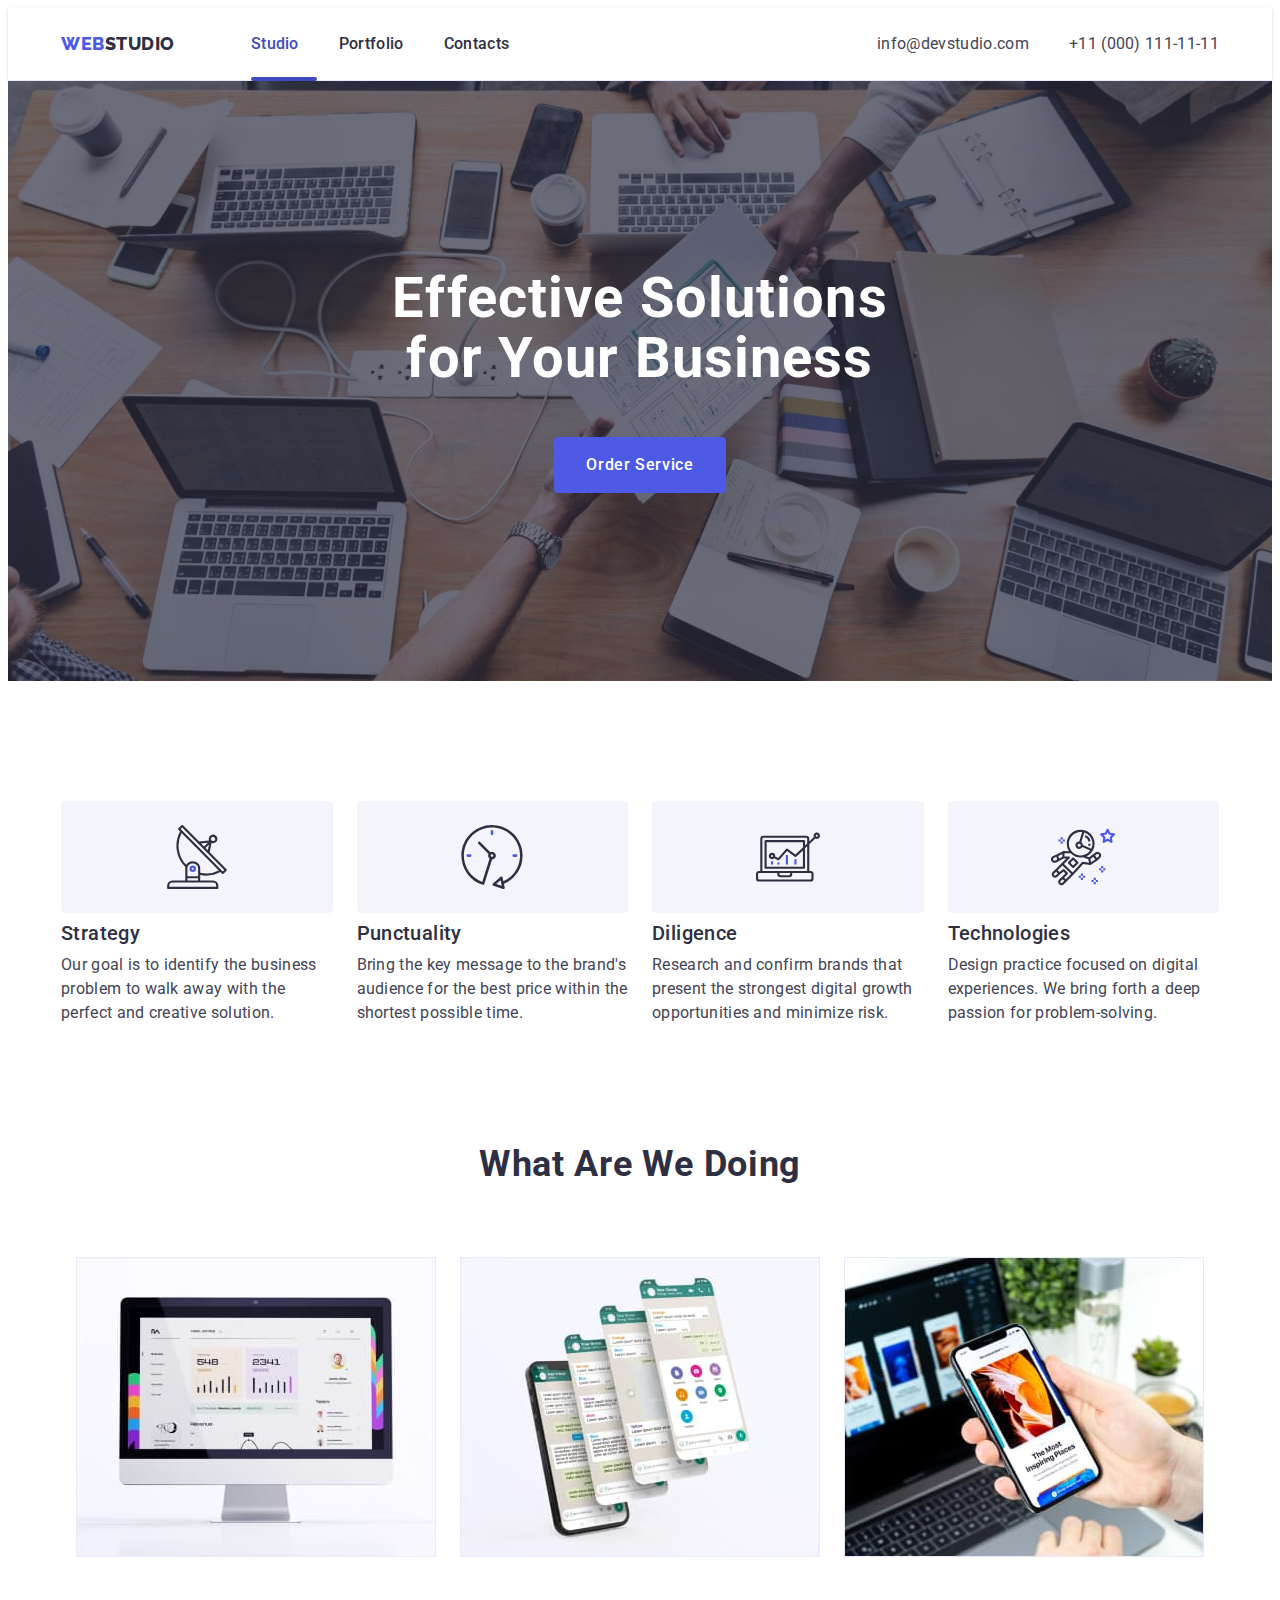
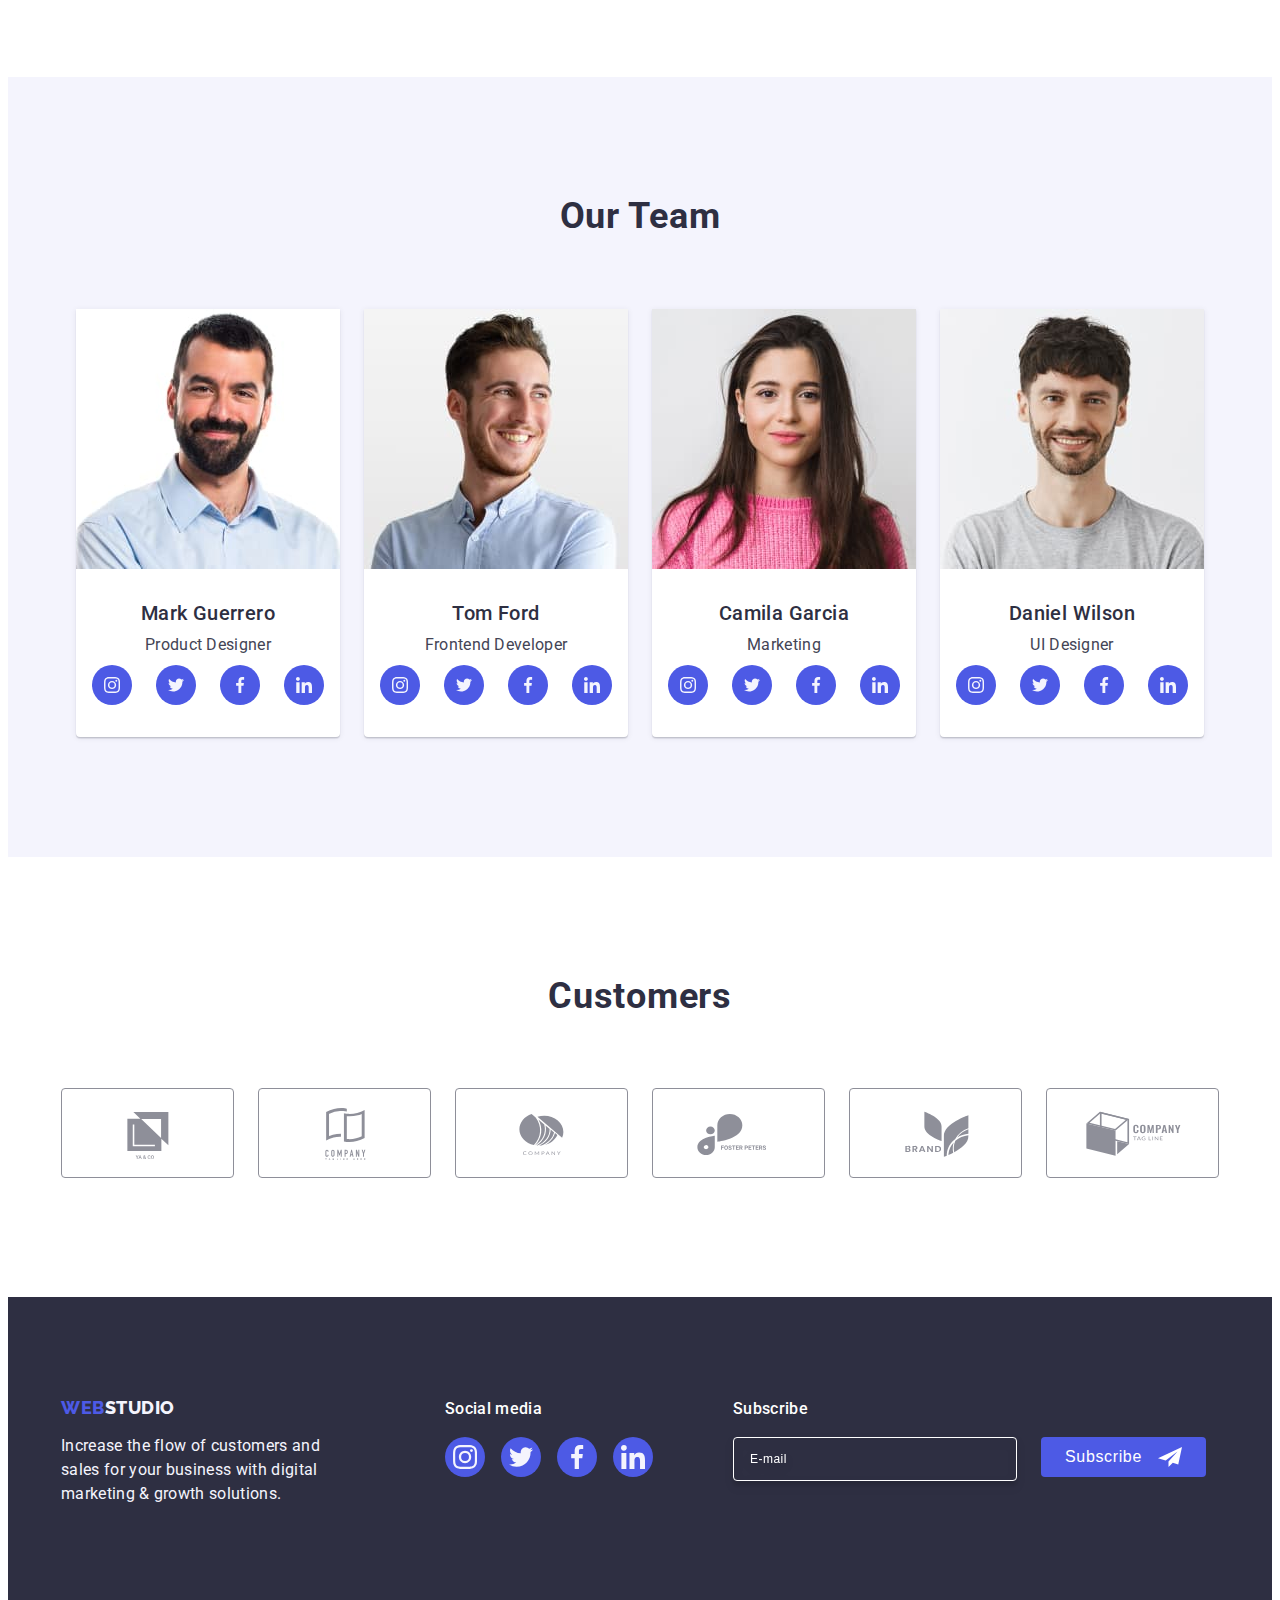
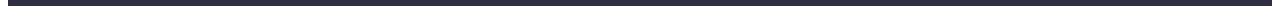
<file: index.html>
<!DOCTYPE html>
<html lang="en">
  <head>
    <meta charset="UTF-8" />
    <meta name="viewport" content="width=device-width, initial-scale=1.0" />
    <title>Main Page</title>
    <link
      rel="stylesheet"
      href="https://cdnjs.cloudflare.com/ajax/libs/modern-normalize/2.0.0/modern-normalize.min.css"
      integrity="sha512-4xo8blKMVCiXpTaLzQSLSw3KFOVPWhm/TRtuPVc4WG6kUgjH6J03IBuG7JZPkcWMxJ5huwaBpOpnwYElP/m6wg=="
      crossorigin="anonymous"
      referrerpolicy="no-referrer"
    />

    <link rel="stylesheet" href="./css/styles.css" />
    <link rel="preconnect" href="https://fonts.googleapis.com" />
    <link rel="preconnect" href="https://fonts.gstatic.com" crossorigin />
    <link
      href="https://fonts.googleapis.com/css2?family=Raleway:wght@800&family=Roboto:wght@400;500;700&display=swap"
      rel="stylesheet"
    />
  </head>

  <body>
    <!-- -------------HEADER ------------------- -->
    <header class="header header-border">
      <div class="container header-container-flex">
        <nav class="header-navigation">
          <a class="header-logo-link link" href="./index.html">
            Web<span class="span-header-logo">Studio</span></a
          >
          <ul class="header-navigation-list list">
            <li class="header-navigation-item">
              <a class="header-navigation-link link current" href="./index.html"
                >Studio</a
              >
            </li>
            <li class="header-navigation-item">
              <a class="header-navigation-link link" href="./portfolio.html"
                >Portfolio</a
              >
            </li>
            <li class="header-navigation-item">
              <a class="header-navigation-link link" href="">Contacts</a>
            </li>
          </ul>
        </nav>

        <address class="header-adress">
          <ul class="header-adress-list list">
            <li class="header-adress-item">
              <a
                class="header-adress-link link"
                href="mailto:info@devstudio.com"
                >info@devstudio.com</a
              >
            </li>
            <li class="header-adress-item">
              <a class="header-adress-link link" href="tel:+110001111111"
                >+11 (000) 111-11-11</a
              >
            </li>
          </ul>
        </address>
      </div>
    </header>

    <main>
      <!-- -------------- HERO 1------------------- -->
      <section class="hero">
        <div class="container">
          <h1 class="hero-title">Effective Solutions for Your Business</h1>
          <button class="hero-button" type="button" data-modal-open>
            Order Service
          </button>
        </div>
      </section>

      <!-- --------- ADVANTAGES 2---------------- -->
      <section class="advantage">
        <div class="container">
          <h2 class="visually-hidden">Advantages</h2>
          <ul class="advantage-list list">
            <li class="advantage-item">
              <div class="advantage-box-icon">
                <svg class="advantage-icon" width="64" height="64">
                  <use href="./images/icons.svg#icon-antenna"></use>
                </svg>
              </div>
              <h3 class="advantage-subtitle">Strategy</h3>
              <p class="advantage-text">
                Our goal is to identify the business problem to walk away with
                the perfect and creative solution.
              </p>
            </li>
            <li class="advantage-item">
              <div class="advantage-box-icon">
                <svg class="advantage-icon" width="64" height="64">
                  <use href="./images/icons.svg#icon-clock"></use>
                </svg>
              </div>
              <h3 class="advantage-subtitle">Punctuality</h3>
              <p class="advantage-text">
                Bring the key message to the brand's audience for the best price
                within the shortest possible time.
              </p>
            </li>
            <li class="advantage-item">
              <div class="advantage-box-icon">
                <svg class="advantage-icon" width="64" height="64">
                  <use href="./images/icons.svg#icon-diagram"></use>
                </svg>
              </div>
              <h3 class="advantage-subtitle">Diligence</h3>
              <p class="advantage-text">
                Research and confirm brands that present the strongest digital
                growth opportunities and minimize risk.
              </p>
            </li>
            <li class="advantage-item">
              <div class="advantage-box-icon">
                <svg class="advantage-icon" width="64" height="64">
                  <use href="./images/icons.svg#icon-astronaut"></use>
                </svg>
              </div>
              <h3 class="advantage-subtitle">Technologies</h3>
              <p class="advantage-text">
                Design practice focused on digital experiences. We bring forth a
                deep passion for problem-solving.
              </p>
            </li>
          </ul>
        </div>
      </section>

      <!-- -------------- WORK 3------------------- -->
      <section class="work">
        <div class="container">
          <h2 class="work-title section-title">What are we doing</h2>
          <ul class="work-list list">
            <li class="work-item">
              <img
                class="work-img"
                src="./images/Monitor.jpg"
                alt="Monitor"
                width="360"
                height="300"
              />
            </li>
            <li class="work-item">
              <img
                class="work-img"
                src="./images/phone.jpg"
                alt="Phone"
                width="360"
                height="300"
              />
            </li>
            <li class="work-item">
              <img
                class="work-img"
                src="./images/monitor-phone.jpg"
                alt="Monitor and phone"
                width="360"
                height="300"
              />
            </li>
          </ul>
        </div>
      </section>

      <!-- -------------- TEAM 4------------------- -->
      <section class="team">
        <div class="container">
          <h2 class="team-title section-title">Our Team</h2>

          <ul class="team-list list">
            <li class="team-item">
              <img
                src="./images/Mark.jpg"
                alt="Mark Guerrero"
                width="264"
                height="260"
              />
              <div class="team-wrap">
                <h3 class="team-subtitle">Mark Guerrero</h3>
                <p class="team-text">Product Designer</p>
                <ul class="team-social-list list">
                  <li class="team-social-item">
                    <a class="team-social-link link" href="">
                      <svg class="team-social-icon" width="16" height="16">
                        <use href="./images/icons.svg#icon-instagram"></use>
                      </svg>
                    </a>
                  </li>
                  <li class="team-social-item">
                    <a class="team-social-link link" href="">
                      <svg class="team-social-icon" width="16" height="16">
                        <use href="./images/icons.svg#icon-twitter"></use>
                      </svg>
                    </a>
                  </li>
                  <li class="team-social-item">
                    <a class="team-social-link link" href="">
                      <svg class="team-social-icon" width="16" height="16">
                        <use href="./images/icons.svg#icon-facebook"></use>
                      </svg>
                    </a>
                  </li>
                  <li class="team-social-item">
                    <a class="team-social-link link" href="">
                      <svg class="team-social-icon" width="16" height="16">
                        <use href="./images/icons.svg#icon-linkedin"></use>
                      </svg>
                    </a>
                  </li>
                </ul>
              </div>
            </li>

            <li class="team-item">
              <img
                src="./images/Tom.jpg"
                alt="Tom Ford"
                width="264"
                height="260"
              />
              <div class="team-wrap">
                <h3 class="team-subtitle">Tom Ford</h3>
                <p class="team-text">Frontend Developer</p>

                <ul class="team-social-list list">
                  <li class="team-social-item">
                    <a class="team-social-link link" href="">
                      <svg class="team-social-icon" width="16" height="16">
                        <use href="./images/icons.svg#icon-instagram"></use>
                      </svg>
                    </a>
                  </li>
                  <li class="team-social-item">
                    <a class="team-social-link link" href="">
                      <svg class="team-social-icon" width="16" height="16">
                        <use href="./images/icons.svg#icon-twitter"></use>
                      </svg>
                    </a>
                  </li>
                  <li class="team-social-item">
                    <a class="team-social-link link" href="">
                      <svg class="team-social-icon" width="16" height="16">
                        <use href="./images/icons.svg#icon-facebook"></use>
                      </svg>
                    </a>
                  </li>
                  <li class="team-social-item">
                    <a class="team-social-link link" href="">
                      <svg class="team-social-icon" width="16" height="16">
                        <use href="./images/icons.svg#icon-linkedin"></use>
                      </svg>
                    </a>
                  </li>
                </ul>
              </div>
            </li>

            <li class="team-item">
              <img
                src="./images/Camila.jpg"
                alt="Camila Garcia"
                width="264"
                height="260"
              />
              <div class="team-wrap">
                <h3 class="team-subtitle">Camila Garcia</h3>
                <p class="team-text">Marketing</p>
                <ul class="team-social-list list">
                  <li class="team-social-item">
                    <a class="team-social-link link" href="">
                      <svg class="team-social-icon" width="16" height="16">
                        <use href="./images/icons.svg#icon-instagram"></use>
                      </svg>
                    </a>
                  </li>
                  <li class="team-social-item">
                    <a class="team-social-link link" href="">
                      <svg class="team-social-icon" width="16" height="16">
                        <use href="./images/icons.svg#icon-twitter"></use>
                      </svg>
                    </a>
                  </li>
                  <li class="team-social-item">
                    <a class="team-social-link link" href="">
                      <svg class="team-social-icon" width="16" height="16">
                        <use href="./images/icons.svg#icon-facebook"></use>
                      </svg>
                    </a>
                  </li>
                  <li class="team-social-item">
                    <a class="team-social-link link" href="">
                      <svg class="team-social-icon" width="16" height="16">
                        <use href="./images/icons.svg#icon-linkedin"></use>
                      </svg>
                    </a>
                  </li>
                </ul>
              </div>
            </li>

            <li class="team-item">
              <img
                src="./images/Daniel.jpg"
                alt="Daniel Wilson"
                width="264"
                height="260"
              />
              <div class="team-wrap">
                <h3 class="team-subtitle">Daniel Wilson</h3>
                <p class="team-text">UI Designer</p>
                <ul class="team-social-list list">
                  <li class="team-social-item">
                    <a class="team-social-link link" href="">
                      <svg class="team-social-icon" width="16" height="16">
                        <use href="./images/icons.svg#icon-instagram"></use>
                      </svg>
                    </a>
                  </li>
                  <li class="team-social-item">
                    <a class="team-social-link link" href="">
                      <svg class="team-social-icon" width="16" height="16">
                        <use href="./images/icons.svg#icon-twitter"></use>
                      </svg>
                    </a>
                  </li>
                  <li class="team-social-item">
                    <a class="team-social-link link" href="">
                      <svg class="team-social-icon" width="16" height="16">
                        <use href="./images/icons.svg#icon-facebook"></use>
                      </svg>
                    </a>
                  </li>
                  <li class="team-social-item">
                    <a class="team-social-link link" href="">
                      <svg class="team-social-icon" width="16" height="16">
                        <use href="./images/icons.svg#icon-linkedin"></use>
                      </svg>
                    </a>
                  </li>
                </ul>
              </div>
            </li>
          </ul>
        </div>
      </section>

      <!-- ------------CUSTOMERS 5 section------------------ -->
      <section class="customers">
        <div class="container">
          <h2 class="customers-title section-title">Customers</h2>

          <ul class="customers-list list">
            <li class="customers-item">
              <a class="customers-link" href="">
                <svg class="customers-icon" width="104" height="56">
                  <use href="./images/icons.svg#icon-Logo-1"></use>
                </svg>
              </a>
            </li>
            <li class="customers-item">
              <a class="customers-link" href="">
                <svg class="customers-icon" width="104" height="56">
                  <use href="./images/icons.svg#icon-Logo-2"></use>
                </svg>
              </a>
            </li>
            <li class="customers-item">
              <a class="customers-link" href="">
                <svg class="customers-icon" width="104" height="56">
                  <use href="./images/icons.svg#icon-Logo-3"></use>
                </svg>
              </a>
            </li>
            <li class="customers-item">
              <a class="customers-link" href="">
                <svg class="customers-icon" width="104" height="56">
                  <use href="./images/icons.svg#icon-Logo-4"></use>
                </svg>
              </a>
            </li>
            <li class="customers-item">
              <a class="customers-link" href="">
                <svg class="customers-icon" width="104" height="56">
                  <use href="./images/icons.svg#icon-Logo-5"></use>
                </svg>
              </a>
            </li>
            <li class="customers-item">
              <a class="customers-link" href="">
                <svg class="customers-icon" width="104" height="56">
                  <use href="./images/icons.svg#icon-Logo-6"></use>
                </svg>
              </a>
            </li>
          </ul>
        </div>
      </section>
    </main>

    <!-- -------------- FOOTER ------------------- -->

    <footer class="footer">
      <div class="container footer-box">
        <div class="logo-wrap">
          <a class="footer-logo-link link" href="./index.html">
            Web<span class="span-footer-logo">Studio</span></a
          >
          <p class="footer-text">
            Increase the flow of customers and sales for your business with
            digital marketing & growth solutions.
          </p>
        </div>

        <div class="social-media">
          <p class="social-media-subtitle">Social media</p>
          <ul class="social-media-list list">
            <li class="social-media-item">
              <a class="social-media-link link" href="">
                <svg class="social-media-icon" width="24" height="24">
                  <use href="./images/icons.svg#icon-instagram"></use>
                </svg>
              </a>
            </li>
            <li class="social-media-item">
              <a class="social-media-link link" href="">
                <svg class="social-media-icon" width="24" height="24">
                  <use href="./images/icons.svg#icon-twitter"></use>
                </svg>
              </a>
            </li>
            <li class="social-media-item">
              <a class="social-media-link link" href="">
                <svg class="social-media-icon" width="24" height="24">
                  <use href="./images/icons.svg#icon-facebook"></use>
                </svg>
              </a>
            </li>
            <li class="social-media-item">
              <a class="social-media-link link" href="">
                <svg class="social-media-icon" width="24" height="24">
                  <use href="./images/icons.svg#icon-linkedin"></use>
                </svg>
              </a>
            </li>
          </ul>
        </div>

        <div class="footer-email">
          <p class="footer-form-text">Subscribe</p>
          <form class="footer-form">
            <label aria-label="footer email input" class="footer-input-label">
              <input
                type="email"
                name="footer-email"
                class="footer-input"
                placeholder="E-mail"
              />
            </label>
            <button type="submit" class="footer-button">
              Subscribe
              <svg class="footer-button-icon" width="24" height="24">
                <use href="./images/icons.svg#icon-footer-subscribe"></use>
              </svg>
            </button>
          </form>
        </div>
      </div>
    </footer>

    <!-- -------------- MODAL------------------- -->

    <div class="backdrop is-hidden" data-modal>
      <div class="modal">
        <button type="button" class="modal-close-button" data-modal-close>
          <svg class="close-button-icon" width="8" height="8">
            <use href="./images/icons.svg#icon-close-black"></use>
          </svg>
        </button>

        <p class="modal-title">Leave your contacts and we will call you back</p>

        <form class="modal-form">
          <div class="modal-field">
            <label for="user-name" class="modal-label">Name</label>
            <div class="modal-input-wrap">
              <input
                type="text"
                name="user-name"
                class="modal-input"
                id="user-name"
              />
              <svg class="modal-input-icon" width="18" height="24">
                <use href="./images/icons.svg#icon-input-person"></use>
              </svg>
            </div>
          </div>

          <div class="modal-field">
            <label for="user-name" class="modal-label">Phone</label>
            <div class="modal-input-wrap">
              <input
                type="tel"
                name="user-phone"
                class="modal-input"
                id="user-phone"
              />
              <svg class="modal-input-icon" width="18" height="24">
                <use href="./images/icons.svg#icon-input-phone"></use>
              </svg>
            </div>
          </div>

          <div class="modal-field">
            <label for="user-name" class="modal-label">Email</label>
            <div class="modal-input-wrap">
              <input
                type="email"
                name="user-email"
                class="modal-input"
                id="user-email"
              />
              <svg class="modal-input-icon" width="18" height="24">
                <use href="./images/icons.svg#icon-input-email"></use>
              </svg>
            </div>
          </div>

          <div class="modal-field-comment">
            <label for="user-comment" class="modal-label">Comment</label>
            <textarea
              name="user-comment"
              class="modal-textarea"
              id="user-comment"
              placeholder="Text input"
            ></textarea>
          </div>

          <div class="modal-field-check">
            <input
              type="checkbox"
              name="user-privacy"
              class="modal-check visually-hidden"
              id="user-privacy"
              value="true"
            />

            <label for="user-privacy" class="modal-check-text">
              <span class="check-icon-wrap">
                <svg class="check-icon" width="10" height="8">
                  <use href="./images/icons.svg#icon-vector"></use>
                </svg>
              </span>
              I accept the terms and conditions of the
              <a href="" class="modal-check-link"> Privacy Policy</a>
            </label>
          </div>

          <button type="submit" class="modal-button">Send</button>
        </form>
      </div>
    </div>

    <script src="./js/modal.js"></script>
  </body>
</html>
</file>
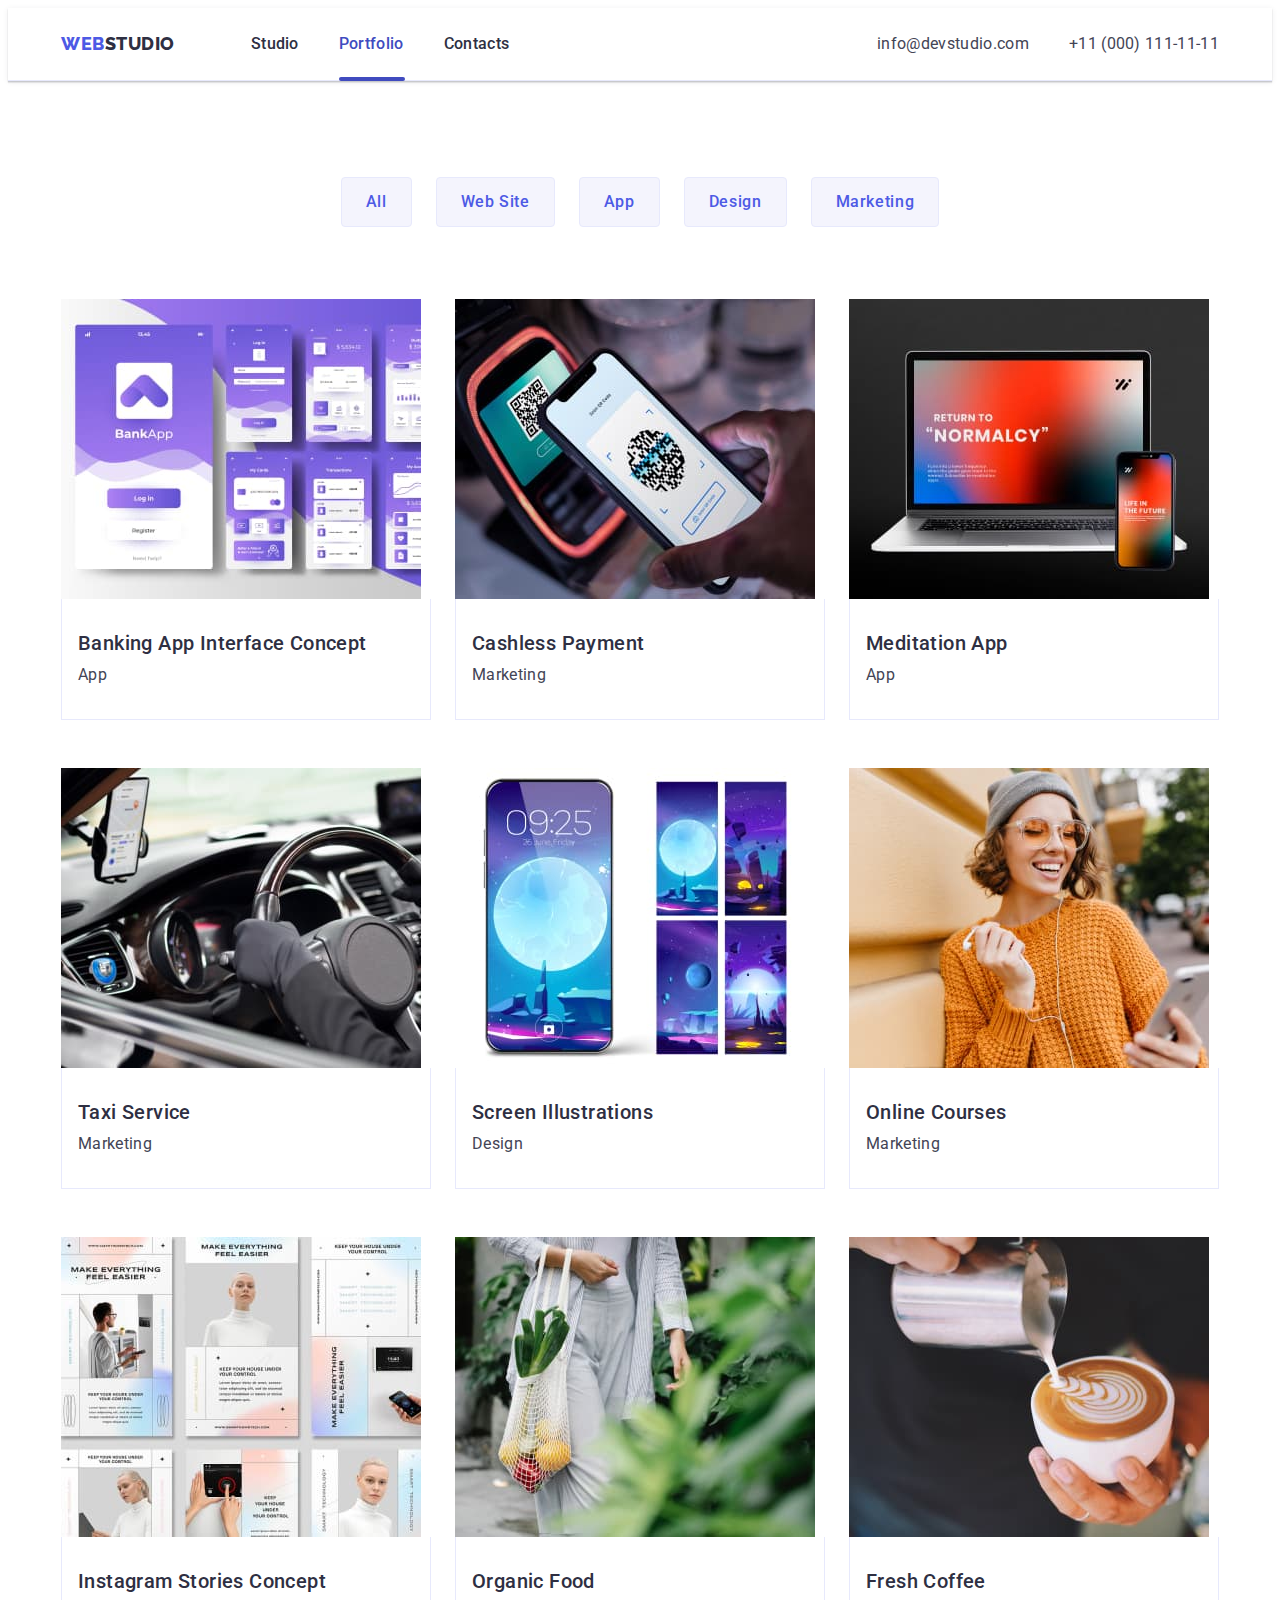
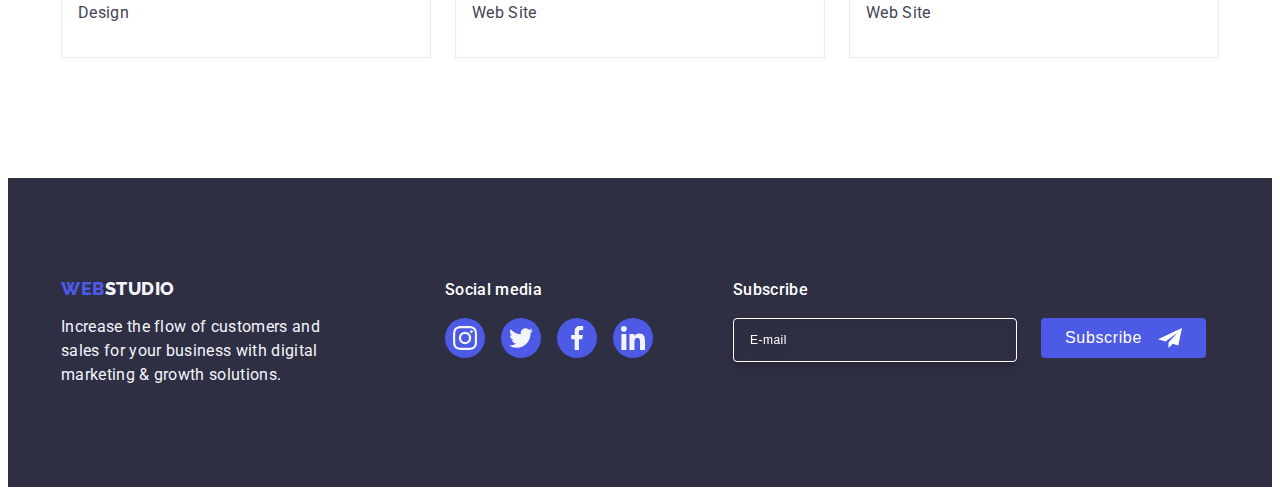
<file: portfolio.html>
<!DOCTYPE html>
<html lang="en">
  <head>
    <meta charset="UTF-8" />
    <meta name="viewport" content="width=device-width, initial-scale=1.0" />
    <title>Portfolio</title>

    <link
      rel="stylesheet"
      href="https://cdnjs.cloudflare.com/ajax/libs/modern-normalize/2.0.0/modern-normalize.min.css"
      integrity="sha512-4xo8blKMVCiXpTaLzQSLSw3KFOVPWhm/TRtuPVc4WG6kUgjH6J03IBuG7JZPkcWMxJ5huwaBpOpnwYElP/m6wg=="
      crossorigin="anonymous"
      referrerpolicy="no-referrer"
    />

    <link rel="stylesheet" href="./css/styles.css" />
    <link rel="preconnect" href="https://fonts.googleapis.com" />
    <link rel="preconnect" href="https://fonts.gstatic.com" crossorigin />
    <link
      href="https://fonts.googleapis.com/css2?family=Raleway:wght@800&family=Roboto:wght@400;500;700&display=swap"
      rel="stylesheet"
    />
  </head>

  <body>
    <!-- ---------------------HEADER ------------------- -->

    <header class="header header-border">
      <div class="container header-container-flex">
        <nav class="header-navigation">
          <a class="header-logo-link link" href="./index.html">
            Web<span class="span-header-logo">Studio</span></a
          >
          <ul class="header-navigation-list list">
            <li class="header-navigation-item">
              <a class="header-navigation-link link" href="./index.html"
                >Studio</a
              >
            </li>
            <li class="header-navigation-item">
              <a
                class="header-navigation-link link current"
                href="./portfolio.html"
                >Portfolio</a
              >
            </li>
            <li class="header-navigation-item">
              <a class="header-navigation-link link" href="">Contacts</a>
            </li>
          </ul>
        </nav>

        <address class="header-adress">
          <ul class="header-adress-list list">
            <li class="header-adress-item">
              <a
                class="header-adress-link link"
                href="mailto:info@devstudio.com"
                >info@devstudio.com</a
              >
            </li>
            <li class="header-adress-item">
              <a class="header-adress-link link" href="tel:+110001111111"
                >+11 (000) 111-11-11</a
              >
            </li>
          </ul>
        </address>
      </div>
    </header>

    <!-- -------------- MAIN------------------- -->

    <main class="main">
      <section class="main-portfolio">
        <div class="container">
          <!-- -------------- FILTER Buttons------------------- -->

          <h1 class="visually-hidden">Filter</h1>

          <ul class="filter-list list">
            <li>
              <button class="filter-button button" type="button">All</button>
            </li>
            <li>
              <button class="filter-button button" type="button">
                Web Site
              </button>
            </li>
            <li>
              <button class="filter-button button" type="button">App</button>
            </li>
            <li>
              <button class="filter-button button" type="button">Design</button>
            </li>
            <li>
              <button class="filter-button button" type="button">
                Marketing
              </button>
            </li>
          </ul>

          <!-- -------------- SERVICES Links ------------------- -->

          <ul class="services-list list">
            <li class="services-item">
              <a class="services-link link" href="">
                <div class="services-cover-wrap">
                  <img
                    class="services-img"
                    src="./images/img1-portfolio.jpg"
                    alt="App Interface"
                    width="360"
                    height="300"
                  />

                  <p class="services-cover-text services-cover">
                    14 Stylish and User-Friendly App Design Concepts · Task
                    Manager App · Calorie Tracker App · Exotic Fruit Ecommerce
                    App · Cloud Storage App
                  </p>
                </div>

                <div class="services-wrapper">
                  <h2 class="services-subtitle">
                    Banking App Interface Concept
                  </h2>
                  <p class="services-text">App</p>
                </div>
              </a>
            </li>

            <li class="services-item">
              <a class="services-link link" href="">
                <div class="services-cover-wrap">
                  <img
                    class="services-img"
                    src="./images/img2-portfolio.jpg"
                    alt="Transition on QR-code"
                    width="360"
                    height="300"
                  />

                  <p class="services-cover-text services-cover">
                    14 Stylish and User-Friendly App Design Concepts · Task
                    Manager App · Calorie Tracker App · Exotic Fruit Ecommerce
                    App · Cloud Storage App
                  </p>
                </div>

                <div class="services-wrapper">
                  <h2 class="services-subtitle">Cashless Payment</h2>
                  <p class="services-text">Marketing</p>
                </div>
              </a>
            </li>

            <li class="services-item">
              <a class="services-link link" href="">
                <div class="services-cover-wrap">
                  <img
                    class="services-img"
                    src="./images/img3-portfolio.jpg"
                    alt="Device screens"
                    width="360"
                    height="300"
                  />

                  <p class="services-cover-text services-cover">
                    14 Stylish and User-Friendly App Design Concepts · Task
                    Manager App · Calorie Tracker App · Exotic Fruit Ecommerce
                    App · Cloud Storage App
                  </p>
                </div>

                <div class="services-wrapper">
                  <h2 class="services-subtitle">Meditation App</h2>
                  <p class="services-text">App</p>
                </div>
              </a>
            </li>

            <li class="services-item">
              <a class="services-link link" href="">
                <div class="services-cover-wrap">
                  <img
                    class="services-img"
                    src="./images/img4-portfolio.jpg"
                    alt="Car dashboard"
                    width="360"
                    height="300"
                  />

                  <p class="services-cover-text services-cover">
                    14 Stylish and User-Friendly App Design Concepts · Task
                    Manager App · Calorie Tracker App · Exotic Fruit Ecommerce
                    App · Cloud Storage App
                  </p>
                </div>

                <div class="services-wrapper">
                  <h2 class="services-subtitle">Taxi Service</h2>
                  <p class="services-text">Marketing</p>
                </div>
              </a>
            </li>

            <li class="services-item">
              <a class="services-link link" href="">
                <div class="services-cover-wrap">
                  <img
                    class="services-img"
                    src="./images/img5-portfolio.jpg"
                    alt="Phone screens"
                    width="360"
                    height="300"
                  />

                  <p class="services-cover-text services-cover">
                    14 Stylish and User-Friendly App Design Concepts · Task
                    Manager App · Calorie Tracker App · Exotic Fruit Ecommerce
                    App · Cloud Storage App
                  </p>
                </div>

                <div class="services-wrapper">
                  <h2 class="services-subtitle">Screen Illustrations</h2>
                  <p class="services-text">Design</p>
                </div>
              </a>
            </li>

            <li class="services-item">
              <a class="services-link link" href="">
                <div class="services-cover-wrap">
                  <img
                    class="services-img"
                    src="./images/img6-portfolio.jpg"
                    alt="Woman with phone"
                    width="360"
                    height="300"
                  />

                  <p class="services-cover-text services-cover">
                    14 Stylish and User-Friendly App Design Concepts · Task
                    Manager App · Calorie Tracker App · Exotic Fruit Ecommerce
                    App · Cloud Storage App
                  </p>
                </div>

                <div class="services-wrapper">
                  <h2 class="services-subtitle">Online Courses</h2>
                  <p class="services-text">Marketing</p>
                </div>
              </a>
            </li>

            <li class="services-item">
              <a class="services-link link" href="">
                <div class="services-cover-wrap">
                  <img
                    class="services-img"
                    src="./images/img7-portfolio.jpg"
                    alt="Stories Design"
                    width="360"
                    height="300"
                  />

                  <p class="services-cover-text services-cover">
                    14 Stylish and User-Friendly App Design Concepts · Task
                    Manager App · Calorie Tracker App · Exotic Fruit Ecommerce
                    App · Cloud Storage App
                  </p>
                </div>
                <div class="services-wrapper">
                  <h2 class="services-subtitle">Instagram Stories Concept</h2>
                  <p class="services-text">Design</p>
                </div>
              </a>
            </li>

            <li class="services-item">
              <a class="services-link link" href="">
                <div class="services-cover-wrap">
                  <img
                    class="services-img"
                    src="./images/img8-port.jpg"
                    alt="Bag with fruits"
                    width="360"
                    height="300"
                  />

                  <p class="services-cover-text services-cover">
                    14 Stylish and User-Friendly App Design Concepts · Task
                    Manager App · Calorie Tracker App · Exotic Fruit Ecommerce
                    App · Cloud Storage App
                  </p>
                </div>

                <div class="services-wrapper">
                  <h2 class="services-subtitle">Organic Food</h2>
                  <p class="services-text">Web Site</p>
                </div>
              </a>
            </li>

            <li class="services-item">
              <a class="services-link link" href="">
                <div class="services-cover-wrap">
                  <img
                    class="services-img"
                    src="./images/img9-portfolio.jpg"
                    alt="Coffe"
                    width="360"
                    height="300"
                  />

                  <p class="services-cover-text services-cover">
                    14 Stylish and User-Friendly App Design Concepts · Task
                    Manager App · Calorie Tracker App · Exotic Fruit Ecommerce
                    App · Cloud Storage App
                  </p>
                </div>
                <div class="services-wrapper">
                  <h2 class="services-subtitle">Fresh Coffee</h2>
                  <p class="services-text">Web Site</p>
                </div>
              </a>
            </li>
          </ul>
        </div>
      </section>
    </main>

    <!-- -------------- FOOTER ------------------- -->
    <footer class="footer">
      <div class="container footer-box">
        <div class="logo-wrap">
          <a class="footer-logo-link link" href="./index.html">
            Web<span class="span-footer-logo">Studio</span></a
          >
          <p class="footer-text">
            Increase the flow of customers and sales for your business with
            digital marketing & growth solutions.
          </p>
        </div>

        <div class="social-media">
          <p class="social-media-subtitle">Social media</p>
          <ul class="social-media-list list">
            <li class="social-media-item">
              <a class="social-media-link link" href="">
                <svg class="social-media-icon" width="24" height="24">
                  <use href="./images/icons.svg#icon-instagram"></use>
                </svg>
              </a>
            </li>
            <li class="social-media-item">
              <a class="social-media-link link" href="">
                <svg class="social-media-icon" width="24" height="24">
                  <use href="./images/icons.svg#icon-twitter"></use>
                </svg>
              </a>
            </li>
            <li class="social-media-item">
              <a class="social-media-link link" href="">
                <svg class="social-media-icon" width="24" height="24">
                  <use href="./images/icons.svg#icon-facebook"></use>
                </svg>
              </a>
            </li>
            <li class="social-media-item">
              <a class="social-media-link link" href="">
                <svg class="social-media-icon" width="24" height="24">
                  <use href="./images/icons.svg#icon-linkedin"></use>
                </svg>
              </a>
            </li>
          </ul>
        </div>

        <div class="footer-email">
          <p class="footer-form-text">Subscribe</p>
          <form class="footer-form">
            <label aria-label="footer email input" class="footer-input-label">
              <input
                type="email"
                name="footer-email"
                class="footer-input"
                placeholder="E-mail"
              />
            </label>
            <button type="submit" class="footer-button">
              Subscribe
              <svg class="footer-button-icon" width="24" height="24">
                <use href="./images/icons.svg#icon-footer-subscribe"></use>
              </svg>
            </button>
          </form>
        </div>
      </div>
    </footer>
  </body>
</html>
</file>
<file: css/styles.css>
:root {
  --navy-blue: #2e2f42;
  --slate: #434455;
  --cloud: #f4f4fd;
  --cornflower: #e7e9fc;
  --iris: #4d5ae5;
  --white: #ffffff;
  --ocean: #404bbf;
  --blue: #2e2f42;
  --green: #31d0aa;
  --light-slate: #8e8f99;
  --heavy-blue-modal: #2e2f42;
  --grey: #2e2f42;
  --diary: #fcfcfc;
}
/*----------Base styles------------*/
body {
  font-family: "Roboto", sans-serif;
  color: var(--slate);
  background-color: var(--white);
}
.container {
  width: 100%;
  max-width: 1158px;
  padding-left: 15px;
  padding-right: 15px;
  margin-left: auto;
  margin-right: auto;
  margin-top: 0;
  margin-bottom: 0;
}

/*-------Components styles------------*/
.section-title {
  font-size: 36px;
  line-height: 1.11;
  letter-spacing: 0.02em;
  text-align: center;
  text-transform: capitalize;
  color: var(--navy-blue);
  font-style: normal;
}
.visually-hidden {
  position: absolute;
  width: 1px;
  height: 1px;
  margin: -1px;
  border: 0;
  padding: 0;
  white-space: nowrap;
  clip-path: inset(100%);
  clip: rect(0 0 0 0);
  overflow: hidden;
}
img {
  display: block;
  max-width: 100%;
  height: auto;
}

/*---------Cancelation------------*/
.link {
  text-decoration: none;
  color: currentColor;
}
.list {
  list-style-type: none;
}
.header-adress {
  font-style: normal;
}
p,
h1,
h2,
h3,
h4,
h5,
h6 {
  margin-top: 0;
  margin-bottom: 0;
}

ul {
  padding-left: 0;
  margin-top: 0;
  margin-bottom: 0;
}

-------------------------------------------------------
/*---------HEADER------------*/
.header {
  padding-top: 24px;
  padding-bottom: 24px;
}

.header-border {
  border-bottom: 1px solid var(--cornflower);
  box-shadow: 0px 1px 6px 0px rgba(46, 47, 66, 0.08),
    0px 1px 1px 0px rgba(46, 47, 66, 0.16),
    0px 2px 1px 0px rgba(46, 47, 66, 0.08);
}
.header-container-flex {
  display: flex;
  align-items: center;
}

.header-navigation {
  display: flex;
  align-items: center;
  margin-right: auto;
}
.header-logo-link {
  font-family: "Raleway", sans-serif;
  font-size: 18px;
  font-weight: 800;
  line-height: 1.17;
  letter-spacing: 0.54px;
  text-transform: uppercase;
  color: var(--iris);
  margin-right: 76px;
}

.span-header-logo {
  color: var(--navy-blue);
}

.header-navigation-list {
  display: flex;
  gap: 40px;
}
.header-navigation-item {
}
.header-navigation-link {
  font-weight: 500;
  font-size: 16px;
  line-height: 1.5;
  letter-spacing: 0.02em;
  color: var(--navy-blue);
  padding-top: 24px;
  padding-bottom: 24px;
  transition-property: color;
  transition-duration: 250ms;
  transition-timing-function: cubic-bezier(0.4, 0, 0.2, 1);
  display: block;
}
.header-navigation-link:hover,
.header-navigation-link:focus {
  color: var(--ocean);
}
.current {
  color: var(--ocean);
  position: relative;
}
.current::after {
  content: "";
  color: var(--ocean);
  width: 66px;
  height: 4px;
  border-radius: 2px;
  background: var(--ocean);
  margin-top: 20px;
  display: block;
  position: absolute;
  left: 0;
  bottom: -1px;
}

.header-adress {
}
.header-adress-list {
  display: flex;
  gap: 40px;
}

.header-adress-link {
  font-size: 16px;
  line-height: 1.5;
  letter-spacing: 0.02em;
  color: var(--slate);
  transition-property: color;
  transition-duration: 250ms;
  transition-timing-function: cubic-bezier(0.4, 0, 0.2, 1);
}
.header-adress-link:focus,
.header-adress-link:hover {
  color: var(--ocean);
}

/*!---------BODY-STUDIO-----------*/

/*---------Hero 1-----------*/

.hero {
  background-color: var(--navy-blue);
  padding: 188px 0;
  background-image: linear-gradient(
      rgba(46, 47, 66, 0.7),
      rgba(46, 47, 66, 0.7)
    ),
    url(../images/hero-bg.jpg);
  background-repeat: no-repeat;
  background-position: center;
  background-size: cover;
  max-width: 1440px;
  margin: 0 auto;
}
.hero-title {
  font-size: 56px;
  line-height: 1.07;
  letter-spacing: 0.02em;
  color: var(--white);
  text-align: center;

  max-width: 496px;
  margin-bottom: 48px;
  margin-left: auto;
  margin-right: auto;
}
.hero-button {
  font-family: inherit;
  font-weight: 500;
  font-size: 16px;
  line-height: 1.5;
  letter-spacing: 0.04em;
  color: var(--white);
  background-color: var(--iris);
  cursor: pointer;
  display: block;
  padding: 16px 32px;
  margin: 0 auto;
  min-width: 169px;
  height: 56px;
  border: none;
  border-radius: 4px;
  transition-property: background-color;
  transition-duration: 250ms;
  transition-timing-function: cubic-bezier(0.4, 0, 0.2, 1);
}
.hero-button:hover,
.hero-button:focus {
  background-color: var(--ocean);
}

/*---------Advantages 2------------*/
.advantage {
  padding: 120px 0;
}
.advantage-list {
  /*padding: 0 156px;*/
  display: flex;
  gap: 24px;
}
.advantage-item {
  width: calc((100% - 24px * 3) / 4);
}
.advantage-box-icon {
  width: 100%;
  height: 112px;
  border-radius: 4px;
  background: var(--cloud);
  display: flex;
  align-items: center;
  justify-content: center;
  margin-bottom: 8px;
}

.advantage-subtitle {
  font-weight: 500;
  font-size: 20px;
  line-height: 1.2;
  letter-spacing: 0.02em;
  color: var(--navy-blue);
  margin-bottom: 8px;
}
.advantage-text {
  font-size: 16px;
  line-height: 1.5;
  letter-spacing: 0.02em;
  color: var(--slate);
}

/*---------Work 3 section------------*/
.work {
  padding-bottom: 120px;
}
.work-title {
  margin: 0 auto;
  margin-bottom: 72px;
}
.work-list {
  display: flex;
  justify-content: center;
  gap: 24px;
}
.work-item {
  width: calc((100% - 24 * 2) / 3);
}

/*---------Team 4 section------------*/
.team {
  background-color: var(--cloud);
  padding: 120px 0;
}
.team-title {
  margin: 0 auto;
  margin-bottom: 72px;
}
.team-list {
  display: flex;
  justify-content: center;
  gap: 24px;
}
.team-item {
  display: inline-flex;
  padding-bottom: 0px;
  flex-direction: column;
  justify-content: center;
  align-items: center;

  background-color: var(--white);

  width: calc((100% 24 * 3) / 4);
  text-align: center;
  border-radius: 0px 0px 4px 4px;
  box-shadow: 0px 2px 1px 0px rgba(46, 47, 66, 0.08),
    0px 1px 1px 0px rgba(46, 47, 66, 0.16),
    0px 1px 6px 0px rgba(46, 47, 66, 0.08);
}

.team-wrap {
  display: inline-block;
  padding-bottom: 32px;
  padding-top: 32px;
}

.team-subtitle {
  display: block;
  font-weight: 500;
  font-size: 20px;
  line-height: 1.2;
  letter-spacing: 0.02em;
  color: var(--navy-blue);
  margin-bottom: 8px;
}

.team-text {
  display: inline-block;
  font-size: 16px;
  line-height: 1.5;
  letter-spacing: 0.02em;
  color: var(--slate);
  text-align: center;
  margin-bottom: 8px;
}

.team-social-list {
  display: flex;
  gap: 24px;

  justify-content: center;
}

.team-social-item {
}
.team-social-link {
  background-color: var(--iris);
  border-radius: 50%;
  width: 40px;
  height: 40px;
  display: flex;
  align-items: center;
  justify-content: center;
  transition-property: background-color;
  transition-duration: 250ms;
  transition-timing-function: cubic-bezier(0.4, 0, 0.2, 1);
}

.team-social-icon {
  fill: var(--cloud);
}

.team-social-link:hover,
.team-social-link:focus {
  background-color: var(--ocean);
}

/* -------------Clients 5 section----------*/

.customers {
  padding: 120px 0;
}

.customers-title {
  margin: 0 auto;
  margin-bottom: 72px;
}

.customers-list {
  display: flex;
  gap: 24px;
}

.customers-item {
  height: 88px;
  width: calc((100% - 24px * 5) / 6);
  display: flex;
  align-items: center;
  justify-content: center;
}
.customers-link {
  border-radius: 4px;
  border: 1px solid var(--light-slate);
  display: flex;
  align-items: center;
  justify-content: center;
  width: 100%;
  height: 100%;
  color: var(--light-slate);

  transition: border-color 250ms cubic-bezier(0.4, 0, 0.2, 1),
    color 250ms cubic-bezier(0.4, 0, 0.2, 1);
}

.customers-icon {
  fill: currentColor;
}

.customers-link:hover,
.customers-link:focus {
  border-color: var(--ocean);
  color: var(--ocean);
}

/*!------BODY-PORTFOLIO---------*/
.main-portfolio {
  padding-top: 96px;
  padding-bottom: 120px;
}
/*-- -------------- Filter ------ -- */
.filter-button {
  font-family: "Roboto", sans-serif;
  font-weight: 500;
  font-size: 16px;
  line-height: 1.5;
  letter-spacing: 0.04em;
  border-radius: 4px;
  border: 1px solid var(--cornflower);
  color: var(--iris);
  background-color: var(--cloud);
  cursor: pointer;
  padding: 12px 24px;
  align-items: center;
  transition: color 250ms cubic-bezier(0.4, 0, 0.2, 1),
    background-color 250ms cubic-bezier(0.4, 0, 0.2, 1),
    border-color 250ms cubic-bezier(0.4, 0, 0.2, 1),
    box-shadow 250ms cubic-bezier(0.4, 0, 0.2, 1);
}
.filter-button:hover,
.filter-button:focus {
  color: var(--white);
  background-color: var(--ocean);
  border-color: transparent;
  box-shadow: 0px 3px 1px rgba(0, 0, 0, 0.1), 0px 2px 1px rgba(0, 0, 0, 0.08),
    0px 2px 2px rgba(0, 0, 0, 0.12);
}
.filter-list {
  display: flex;
  gap: 24px;
  justify-content: center;

  margin-bottom: 72px;
}

/*---------Services------------*/

.services-list {
  display: flex;
  flex-wrap: wrap;
  gap: 48px 24px;
  justify-self: start;
}

.services-item {
  background: var(--white);
  flex-basis: calc((100% - 24px * 2) / 3);
}

.services-link {
  display: block;
  transition-property: box-shadow;
  transition-duration: 250ms;
  transition-timing-function: cubic-bezier(0.4, 0, 0.2, 1);
}
.services-link:hover,
.services-link:focus {
  box-shadow: 0px 2px 1px 0px rgba(46, 47, 66, 0.08),
    0px 1px 1px 0px rgba(46, 47, 66, 0.16),
    0px 1px 6px 0px rgba(46, 47, 66, 0.08);
}

.services-cover-wrap {
  position: relative;
  overflow: hidden;
}
.services-img {
}

.services-cover-text {
  position: absolute;
  top: 0;
  background: var(--iris);
  height: 100%;
  padding: 40px 32px;
  transform: translateY(100%);
  transition-property: transform;
  transition-duration: 250ms;
  transition-timing-function: cubic-bezier(0.4, 0, 0.2, 1);
  color: var(--cloud);
  font-size: 16px;
  font-weight: 400;
  line-height: 1.5;
  letter-spacing: 0.02em;
}
.services-link:hover .services-cover-text,
.services-link:focus .services-cover-text {
  transform: translateY(0%);
}

.services-wrapper {
  padding: 32px 16px;
  border: 1px solid var(--cornflower);
  background: var(--white);
  border-top: none;
}
.services-subtitle {
  font-weight: 500;
  font-size: 20px;
  line-height: 1.2;
  letter-spacing: 0.02em;
  color: var(--blue);
  margin-bottom: 8px;
}
.services-text {
  font-size: 16px;
  line-height: 1.5;
  letter-spacing: 0.02em;
  color: var(--slate);
}

/*! ----------FOOTER --------------------*/
.footer {
  display: block;
  background-color: var(--navy-blue);
  padding: 100px 0;
}
.footer-box {
  display: flex;
  align-items: baseline;
}
.logo-wrap {
  margin-right: 120px;
}

.footer-logo-link {
  font-family: "Raleway", sans-serif;
  font-size: 18px;
  font-weight: 800;
  line-height: 1.17;
  letter-spacing: 0.54px;
  text-transform: uppercase;
  color: var(--iris);
  max-width: 115px;
  margin-bottom: 16px;
  display: inline-block;
}
.span-footer-logo {
  color: var(--cloud);
}
.footer-text {
  font-size: 16px;
  line-height: 1.5;
  letter-spacing: 0.02em;
  color: var(--cloud);
  width: 264px;
}
.social-media {
  margin-right: 80px;
}
.social-media-subtitle {
  font-size: 16px;
  font-weight: 500;
  line-height: 1.5;
  letter-spacing: 0.02em;
  color: var(--white);
  margin-bottom: 16px;
}
.social-media-list {
  display: flex;
  gap: 16px;
}

.social-media-item {
}
.social-media-link {
  background-color: var(--iris);
  border-radius: 50%;
  width: 40px;
  height: 40px;
  display: flex;
  align-items: center;
  justify-content: center;
  transition-property: background-color;
  transition-duration: 250ms;
  transition-timing-function: cubic-bezier(0.4, 0, 0.2, 1);
}

.social-media-icon {
  fill: var(--cloud);
}
.social-media-link:hover,
.social-media-link:focus {
  background-color: var(--green);
}

.footer-email {
  display: flex;
  flex-direction: column;
  justify-content: center;
}

.footer-form-text {
  color: var(--white);
  font-size: 16px;
  font-weight: 500;
  line-height: 1.5;
  letter-spacing: 0.02em;
  margin-bottom: 16px;
}
.footer-form {
  display: flex;
  gap: 24px;
}
.footer-input {
  width: 264px;
  height: 40px;
  border-radius: 4px;
  border: 1px solid var(--white);

  box-shadow: 0px 4px 4px 0px rgba(0, 0, 0, 0.15);
  background-color: transparent;
  color: var(--white);
  font-size: 12px;
  font-weight: 400;
  line-height: 1.5;
  letter-spacing: 0.04em;
  padding-left: 16px;

  filter: drop-shadow(0px 4px 4px rgba(0, 0, 0, 0.15));
}
.footer-input::placeholder {
  color: var(--white);
}

.footer-button {
  display: inline-flex;
  padding: 8px 24px;
  justify-content: center;
  align-items: center;

  border: none;
  border-radius: 4px;
  background: var(--iris);
  color: var(--white);
  font-size: 16px;
  min-width: 165px;
  height: 40px;
  font-weight: 500;
  line-height: 1.5;
  letter-spacing: 0.04em;
  cursor: pointer;
}

.footer-button-icon {
  fill: var(--white);
  margin-left: 16px;
}

/*---------Modal----------*/
.backdrop {
  position: fixed;
  top: 0;
  width: 100%;
  height: 100%;
  background: rgba(46, 47, 66, 0.4);
  transition: opacity 250ms cubic-bezier(0.4, 0, 0.2, 1),
    visibility 250ms cubic-bezier(0.4, 0, 0.2, 1);
}
.modal {
  position: absolute;
  top: 50%;
  left: 50%;
  transform: translate(-50%, -50%) scale(1);
  background-color: var(--diary);
  width: 408px;
  min-height: 584px;
  border-radius: 4px;
  box-shadow: 0px 2px 1px 0px rgba(0, 0, 0, 0.2),
    0px 1px 3px 0px rgba(0, 0, 0, 0.12), 0px 1px 1px 0px rgba(0, 0, 0, 0.14);
  transition: transform 250ms cubic-bezier(0.4, 0, 0.2, 1);
  padding: 72px 24px 24px 24px;
}

.backdrop.is-hidden .modal {
  transform: translate(-50%, -50%) scale(0);
}
.modal-close-button {
  position: absolute;
  right: 24px;
  top: 24px;
  background-color: var(--cornflower);
  border-radius: 50%;
  border: 1px solid rgba(0, 0, 0, 0.1);
  width: 24px;
  height: 24px;
  display: flex;
  align-items: center;
  justify-content: center;
  padding: 0;
  cursor: pointer;
  transition: background-color 250ms cubic-bezier(0.4, 0, 0.2, 1),
    border 250ms cubic-bezier(0.4, 0, 0.2, 1);
}
.modal-close-button:hover,
.modal-close-button:focus {
  background-color: var(--ocean);
  border: none;
}

.close-button-icon {
  fill: var(--navy-blue);
  transition: fill 250ms cubic-bezier(0.4, 0, 0.2, 1);
  padding: 0;
}

.modal-close-button:hover .close-button-icon,
.modal-close-button:focus .close-button-icon {
  fill: var(--white);
}

.is-hidden {
  opacity: 0;
  visibility: hidden;
  pointer-events: none;
}
.modal-title {
  color: var(--blue);
  text-align: center;
  font-size: 16px;
  font-weight: 500;
  line-height: 1.5;
  letter-spacing: 0.02em;
  margin-bottom: 16px;
}

.modal-field {
  margin-bottom: 8px;
  position: relative;
}
.modal-label {
  width: 58px;
  display: block;
  margin-bottom: 4px;
  font-size: 12px;
  font-weight: 400;
  line-height: 1.17;
  letter-spacing: 0.04em;

  color: var(--light-slate);
}

.modal-input-wrap {
  position: relative;
}
.modal-input {
  width: 100%;
  height: 40px;
  border-radius: 4px;
  border: 1px solid rgba(46, 47, 66, 0.4);
  outline: transparent;
  background-color: transparent;
  padding-left: 38px;
  transition: border-color 250ms cubic-bezier(0.4, 0, 0.2, 1);
}

.modal-input:focus,
.modal-input:hover {
  border-color: var(--iris);
}
.modal-input-icon {
  position: absolute;
  fill: var(--navy-blue);
  left: 16px;
  top: 50%;
  transform: translateY(-50%);
  transition: fill 250ms cubic-bezier(0.4, 0, 0.2, 1);
}
.modal-input:focus + .modal-input-icon,
.modal-input:hover + .modal-input-icon {
  fill: var(--iris);
}
.modal-field-comment {
  margin-bottom: 16px;
  position: relative;
}
.modal-textarea {
  color: rgba(46, 47, 66, 0.4);
  font-size: 12px;

  line-height: 1.17;
  letter-spacing: 0.04em;
  width: 100%;
  height: 120px;
  border-radius: 4px;
  border: 1px solid rgba(46, 47, 66, 0.4);
  background-color: transparent;
  padding: 8px 16px;
  transition: border-color 250ms cubic-bezier(0.4, 0, 0.2, 1);
  resize: none;
  outline: transparent;
}
.modal-textarea:focus,
.modal-textarea:hover {
  border-color: var(--iris);
}

.modal-field-check {
  margin-bottom: 24px;
  position: relative;
}
.modal-check-text {
  color: var(--light-slate);
  font-size: 12px;
  line-height: 1.17;
  letter-spacing: 0.04em;
}
.modal-check-link {
  color: var(--iris);
  text-decoration-line: underline;
  line-height: 1.33;
}

.check-icon-wrap {
  width: 16px;
  height: 16px;
  border-radius: 2px;
  border: 1px solid rgba(46, 47, 66, 0.4);
  margin-right: 8px;
  display: inline-flex;
  align-items: center;
  justify-content: center;
  background-color: var(--white);

  transition: background-color 250ms cubic-bezier(0.4, 0, 0.2, 1),
    border 250ms cubic-bezier(0.4, 0, 0.2, 1),
    fill 250ms cubic-bezier(0.4, 0, 0.2, 1);
  fill: transparent;
}

.modal-check:checked + .modal-check-text span {
  background-color: var(--ocean);
  fill: var(--cloud);
  border: none;
}

.modal-button {
  display: block;
  min-width: 169px;
  height: 56px;
  padding: 16px 32px;
  margin-bottom: 24px;
  color: var(--white);
  text-align: center;
  font-size: 16px;
  font-weight: 500;
  line-height: 1.5;
  letter-spacing: 0.04em;
  border-radius: 4px;
  background: var(--iris);
  box-shadow: 0px 4px 4px 0px rgba(0, 0, 0, 0.15);
  border: none;
  cursor: pointer;
  margin: 0 auto;
  transition: background-color 250ms cubic-bezier(0.4, 0, 0.2, 1);
}
</file>
